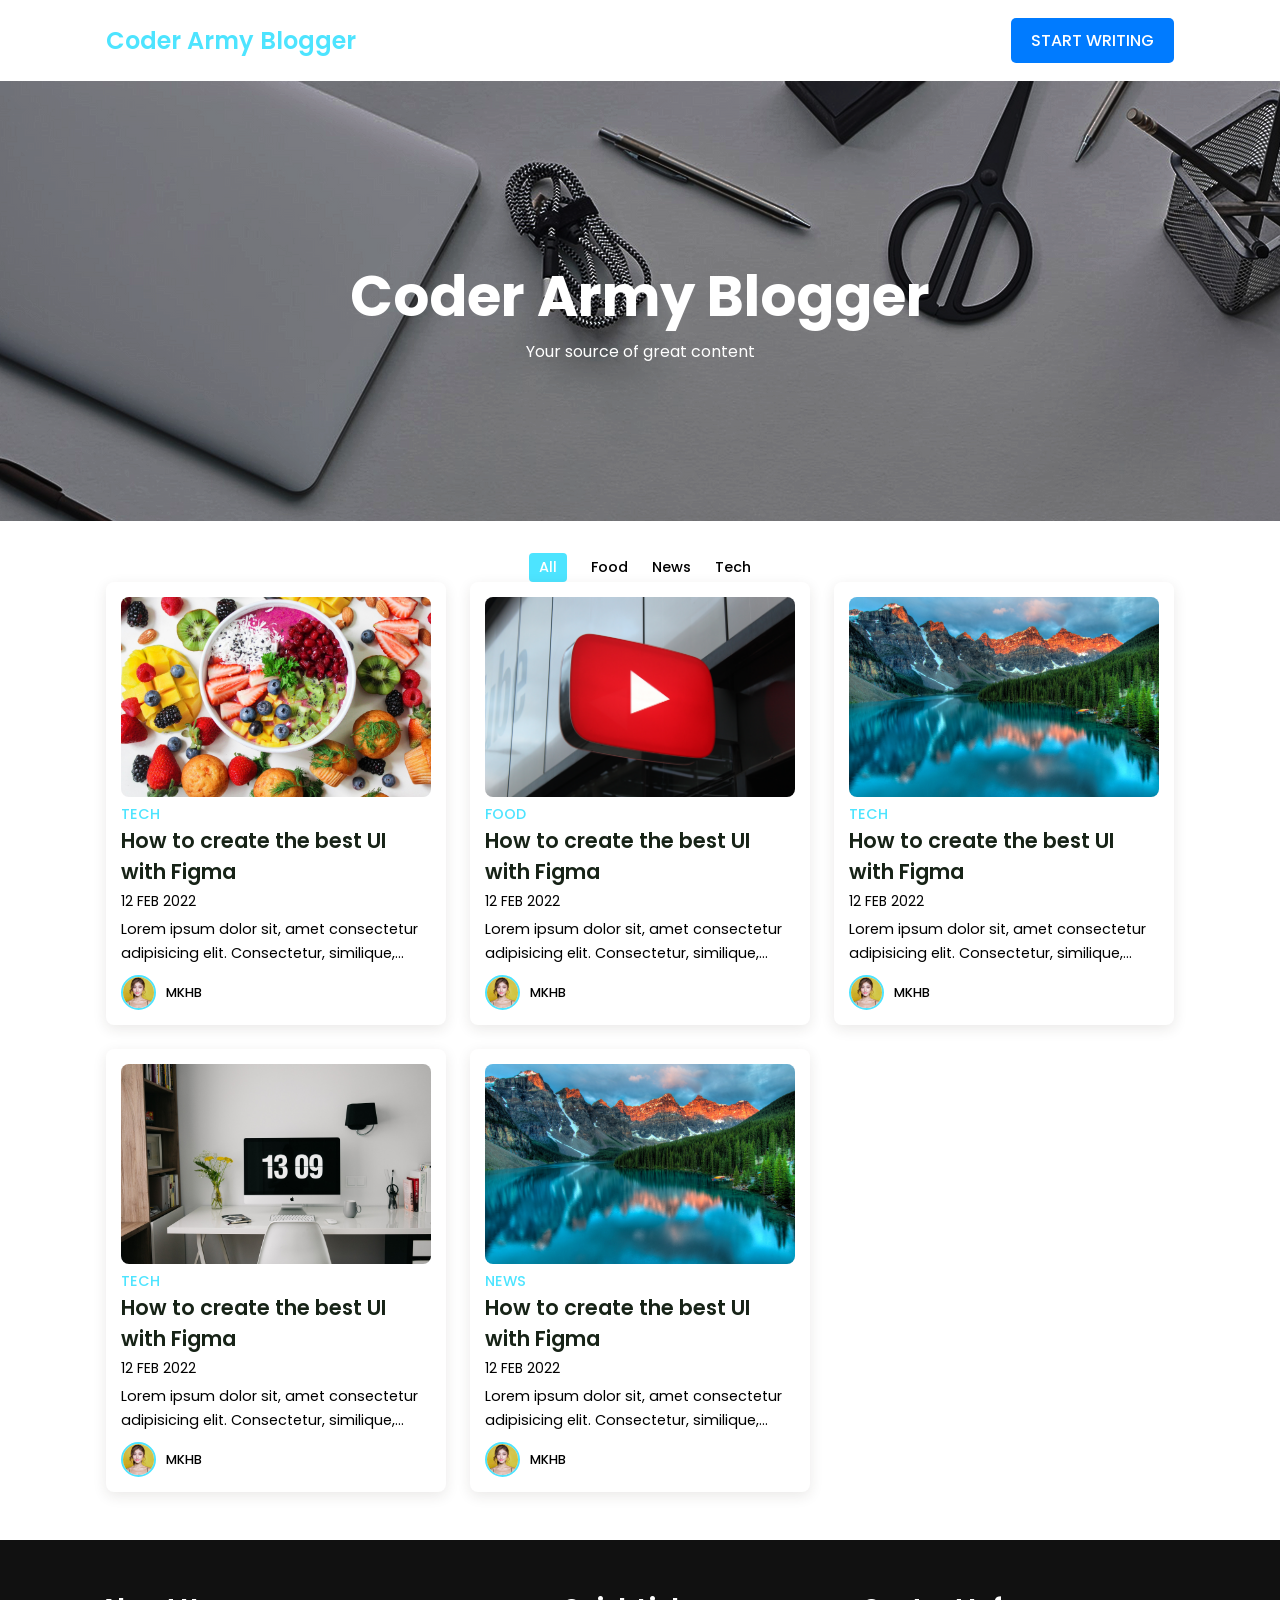
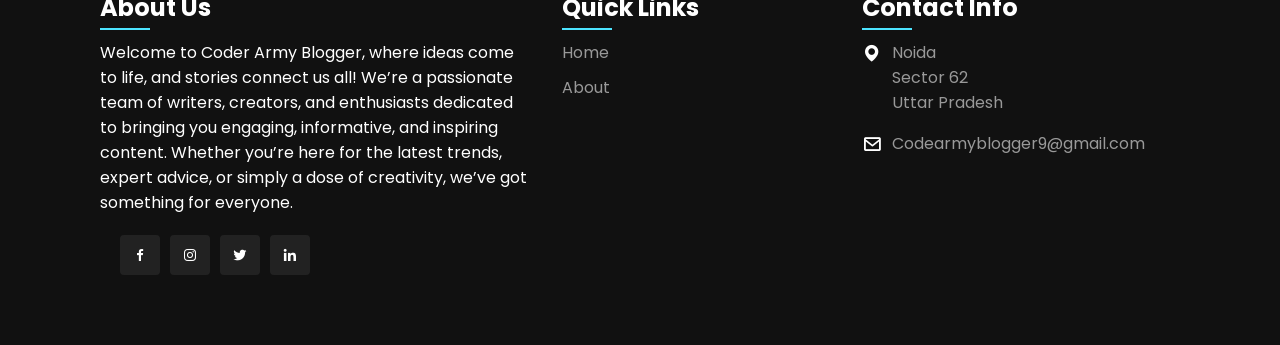
<file: index.html>
<!DOCTYPE html>
<html lang="en">
<head>
    <meta charset="UTF-8">
    <meta http-equiv="X-UA-Compatible" content="IE=edge">
    <meta name="viewport" content="width=device-width, initial-scale=1.0">
    <title>Trend Blogger</title>
    <link href='https://unpkg.com/boxicons@2.1.4/css/boxicons.min.css' rel='stylesheet'>
    <link rel="stylesheet" href="style.css">
</head>
<body>
    <header>
        <div class="nav container">
            <a href="#" class="logo"> <span>Coder Army Blogger</span></a>
            <a href="#" class="login" id="startWriting">Start Writing</a>

            <div id="overlay"></div>
            <div id="loginDialog">
                <h3>Login</h3>
                <input type="text" id="username" placeholder="use admin">
                <input type="password" id="password" placeholder="use admin">
                <button id="loginBtn">Login</button>
                <button id="cancelBtn">Cancel</button>
            </div>
        </div>
    </header>

    <section class="home" id="home">
        <div class="home-text container">
            <h2 class="home-title">Coder Army Blogger</h2>
            <span class="home-subtitle">Your source of great content</span>
        </div>
    </section>

  

    <div class="post-filter container">
        <span class="filter-item active-filter" data-filter="all">All</span>
        <span class="filter-item" data-filter="food">Food</span>
        <span class="filter-item" data-filter="news">News</span>
        <span class="filter-item" data-filter="tech">Tech</span>

    </div>


    
    <div class="post container"  id="postContainer1">
        <script>
            const savedData = JSON.parse(localStorage.getItem('savedData')) || [];
        
            console.log('Retrieved Saved Data:', savedData);
        
            const postContainer1 = document.getElementById('postContainer1');
        
            savedData.sort((a, b) => new Date(b.timestamp) - new Date(a.timestamp));
        
            // Dynamically render posts
            savedData.forEach(item => {
                const container = document.createElement('div');
                container.classList.add('post-box', 'tech'); // Add static classes dynamically
        
                container.innerHTML = `
                    <img src="${item.image}" alt="${item.title}" class="post-img">
                    <h2 class="category">${item.tags}</h2>
                    <a href="post-details.html?title=${encodeURIComponent(item.title)}&content=${encodeURIComponent(item.content)}&tags=${encodeURIComponent(item.tags)}&date=${encodeURIComponent(item.timestamp)}" class="post-title">${item.title}</a>
                    <span class="post-date">${new Date(item.timestamp).toLocaleDateString()}</span>
                    <p class="post-description">${item.content}</p>
                    <div class="profile"></div>

                `;
        
                postContainer1.appendChild(container);
            });
        </script>
        
        
        <!-- Post 2 -->
      
      
      
      
        <div class="post-box food">
            <img src="images/img2.jpg" alt="" class="post-img">
            <h2 class="category">Tech</h2>
            <a href="#" class="post-title">How to create the best UI with Figma</a>
            <span class="post-date">12 Feb 2022</span>
            <p class="post-description">Lorem ipsum dolor sit, amet consectetur adipisicing elit. Consectetur, similique, rerum excepturi harum, vitae facilis corrupti vel modi debitis est perferendis aut quasi ea unde repudiandae iste architecto. Corporis, voluptates.</p>
            <div class="profile">
                <img src="images/testi1.jpg" alt="" class="profile-img">
                <span class="profile-name">MKHB</span>
            </div>
        </div>
        <!-- Post 3 -->
        <div class="post-box food">
            <img src="images/img3.jpg" alt="" class="post-img">
            <h2 class="category">Food</h2>
            <a href="#" class="post-title">How to create the best UI with Figma</a>
            <span class="post-date">12 Feb 2022</span>
            <p class="post-description">Lorem ipsum dolor sit, amet consectetur adipisicing elit. Consectetur, similique, rerum excepturi harum, vitae facilis corrupti vel modi debitis est perferendis aut quasi ea unde repudiandae iste architecto. Corporis, voluptates.</p>
            <div class="profile">
                <img src="images/testi1.jpg" alt="" class="profile-img">
                <span class="profile-name">MKHB</span>
            </div>
        </div>
        <!-- Post 4 -->
        <div class="post-box news">
            <img src="images/img4.jpg" alt="" class="post-img">
            <h2 class="category">Tech</h2>
            <a href="#" class="post-title">How to create the best UI with Figma</a>
            <span class="post-date">12 Feb 2022</span>
            <p class="post-description">Lorem ipsum dolor sit, amet consectetur adipisicing elit. Consectetur, similique, rerum excepturi harum, vitae facilis corrupti vel modi debitis est perferendis aut quasi ea unde repudiandae iste architecto. Corporis, voluptates.</p>
            <div class="profile">
                <img src="images/testi1.jpg" alt="" class="profile-img">
                <span class="profile-name">MKHB</span>
            </div>
        </div>
        <!-- Post 5 -->
        <div class="post-box tech">
            <img src="images/img5.jpg" alt="" class="post-img">
            <h2 class="category">Tech</h2>
            <a href="#" class="post-title">How to create the best UI with Figma</a>
            <span class="post-date">12 Feb 2022</span>
            <p class="post-description">Lorem ipsum dolor sit, amet consectetur adipisicing elit. Consectetur, similique, rerum excepturi harum, vitae facilis corrupti vel modi debitis est perferendis aut quasi ea unde repudiandae iste architecto. Corporis, voluptates.</p>
            <div class="profile">
                <img src="images/testi1.jpg" alt="" class="profile-img">
                <span class="profile-name">MKHB</span>
            </div>
        </div>
        <!-- Post 6 -->
        <div class="post-box news">
            <img src="images/img4.jpg" alt="" class="post-img">
            <h2 class="category">News</h2>
            <a href="#" class="post-title">How to create the best UI with Figma</a>
            <span class="post-date">12 Feb 2022</span>
            <p class="post-description">Lorem ipsum dolor sit, amet consectetur adipisicing elit. Consectetur, similique, rerum excepturi harum, vitae facilis corrupti vel modi debitis est perferendis aut quasi ea unde repudiandae iste architecto. Corporis, voluptates.</p>
            <div class="profile">
                <img src="images/testi1.jpg" alt="" class="profile-img">
                <span class="profile-name">MKHB</span>
            </div>
        </div>
      
   
    </div>

    <footer>
        <div class="footer-container">
            <div class="sec aboutus">
                <h2>About Us</h2>
                <p>Welcome to Coder Army Blogger, where ideas come to life, and stories connect us all!

                    We’re a passionate team of writers, creators, and enthusiasts dedicated to bringing you engaging, informative, and inspiring content. Whether you’re here for the latest trends, expert advice, or simply a dose of creativity, we’ve got something for everyone.</p>
                <ul class="sci">
                    <li><a href="#"><i class="bx bxl-facebook"></i></a></li>
                    <li><a href="#"><i class="bx bxl-instagram"></i></a></li>
                    <li><a href="#"><i class="bx bxl-twitter"></i></a></li>
                    <li><a href="#"><i class="bx bxl-linkedin"></i></a></li>
                </ul>
            </div>
            <div class="sec quicklinks">
                <h2>Quick Links</h2>
                <ul>
                    <li><a href="#">Home</a></li>
                    <li><a href="#">About</a></li>
                </ul>
            </div>
            <div class="sec contactBx">
                <h2>Contact Info</h2>
                <ul class="info">
                    <li>
                        <span><i class='bx bxs-map'></i></span>
                        <span>Noida <br> Sector 62 <br> Uttar Pradesh</span>
                    </li>
                    <li>
                        <span><i class='bx bx-envelope' ></i></span>
                        <p><a href="mailto:codemyhobby9@gmail.com">Codearmyblogger9@gmail.com</a></p>
                    </li>
                </ul>
            </div>
        </div>
    </footer>

    <script src="https://cdnjs.cloudflare.com/ajax/libs/jquery/3.6.1/jquery.min.js" integrity="sha512-aVKKRRi/Q/YV+4mjoKBsE4x3H+BkegoM/em46NNlCqNTmUYADjBbeNefNxYV7giUp0VxICtqdrbqU7iVaeZNXA==" crossorigin="anonymous" referrerpolicy="no-referrer"></script>
    <script src="main.js"></script>
</body>
</html>
</file>
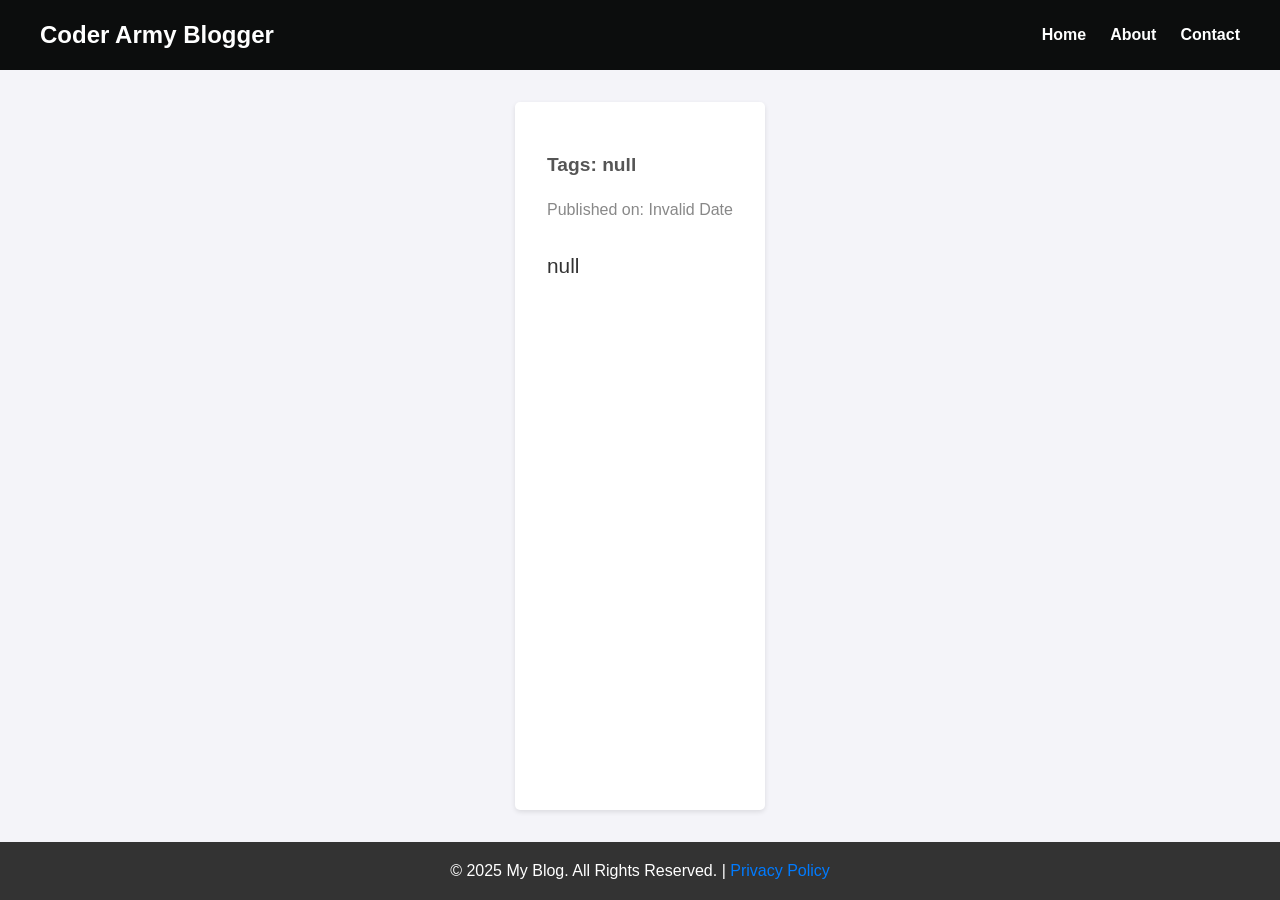
<file: post-details.html>
<!DOCTYPE html>
<html lang="en">
<head>
    <meta charset="UTF-8">
    <meta name="viewport" content="width=device-width, initial-scale=1.0">
    <title>Post Details</title>
    <style>
        /* General Styles */
        * {
            margin: 0;
            padding: 0;
            box-sizing: border-box;
        }

        body {
            font-family: Arial, sans-serif;
            line-height: 1.6;
            background-color: #f4f4f9;
            color: #333;
            display: flex;
            flex-direction: column;
            min-height: 100vh;
        }

        a {
            text-decoration: none;
            color: #007BFF;
        }

        a:hover {
            text-decoration: underline;
        }

        /* Navigation Bar */
        nav {
            background-color: #0c0d0d;
            color: white;
            padding: 1rem;
        }

        nav .container {
            display: flex;
            justify-content: space-between;
            align-items: center;
            max-width: 1200px;
            margin: 0 auto;
        }

        nav .logo {
            font-size: 1.5rem;
            font-weight: bold;
        }

        nav .nav-links {
            list-style: none;
            display: flex;
            gap: 1.5rem;
        }

        nav .nav-links li {
            display: inline;
        }

        nav .nav-links a {
            color: white;
            font-weight: bold;
        }

        /* Main Content */
        .post-details {
            flex: 1; /* Ensures this section expands to fill available space */
            max-width: 1000px; /* Increased width */
            margin: 2rem auto;
            padding: 2rem;
            background: white;
            box-shadow: 0 2px 5px rgba(0, 0, 0, 0.1);
            border-radius: 5px;
        }

        .post-title {
            font-size: 2.5rem;
            margin-bottom: 1rem;
        }

        .post-tags {
            color: #555;
            margin-bottom: 1rem;
            font-size: 1.2rem;
        }

        .post-date {
            font-size: 1rem;
            color: #888;
            margin-bottom: 1.5rem;
        }

        .post-content {
            font-size: 1.3rem;
            color: #333;
            line-height: 1.8;
        }

        /* Footer */
        footer {
            background-color: #333;
            color: white;
            padding: 1rem;
            text-align: center;
        }

        footer a {
            color: #007BFF;
        }
    </style>
</head>
<body>
    <!-- Navigation Bar -->
    <nav>
        <div class="container">
            <div class="logo">Coder Army Blogger</div>
            <ul class="nav-links">
                <li><a href="index.html">Home</a></li>
                <li><a href="about.html">About</a></li>
                <li><a href="contact.html">Contact</a></li>
            </ul>
        </div>
    </nav>

    <!-- Post Details Section -->
    <div class="post-details">
        <h1 id="postTitle" class="post-title"></h1>
        <h3 id="postTags" class="post-tags"></h3>
        <p id="postDate" class="post-date"></p>
        <p id="postContent" class="post-content"></p>
    </div>

    <!-- Footer -->
    <footer>
        <p>&copy; 2025 My Blog. All Rights Reserved. | <a href="privacy.html">Privacy Policy</a></p>
    </footer>

    <script>
        // Retrieve data from the URL
        const urlParams = new URLSearchParams(window.location.search);
        const title = urlParams.get('title');
        const content = urlParams.get('content');
        const tags = urlParams.get('tags');
        const date = urlParams.get('date');

        // Populate the page with data
        document.getElementById('postTitle').textContent = title;
        document.getElementById('postContent').textContent = decodeURIComponent(content);
        document.getElementById('postTags').textContent = `Tags: ${decodeURIComponent(tags)}`;
        document.getElementById('postDate').textContent = `Published on: ${new Date(decodeURIComponent(date)).toLocaleDateString()}`;
    </script>
</body>
</html>
</file>
<file: style.css>
@import url('https://fonts.googleapis.com/css2?family=Poppins:ital,wght@0,600;0,700;1,400&display=swap');
*{
    font-family: 'Poppins', sans-serif;
    margin: 0;
    padding: 0;
    scroll-behavior: smooth;
    scroll-padding-top: 2rem;
    box-sizing: border-box;
}

/* root values */
:root{
    --container-color: #1a1e21;
    --second-color: rgba(77, 228, 255);
    --text-color: #172317;
    --bg-color: #fff;
}

::selection{
    color: var(--bg-color);
    background: var(--second-color);
}

a{
    text-decoration: none;
}

li{
    list-style: none;
}

img{
    width: 100%;
}

section{
    padding: 3rem 0 2rem;
}

.container{
    max-width: 1068px;
    margin: auto;
    width: 100%;
}

a{
    color: #fff;
}

/* Header */
header{
    position: relative; /* Changed from fixed */
    top: 0;
    left: 0;
    width: 100%;
    z-index: 200;
}

header.shadow{
    background: var(--bg-color);
    box-shadow: 0 1px 4px hsl(0 4% 14% / 10%);
    transition: .5s;
}

header.shadow .logo{
    color: var(--text-color);
}

.nav{
    display: flex;
    align-items: center;
    justify-content: space-between;
    padding: 18px 0;
}

.logo{
    font-size: 1.5rem;
    font-weight: 600;
    color: var(--bg-color);
}

.logo span{
    color: var(--second-color);
}

.login{
    padding: 8px 14px;
    text-transform: uppercase;
    font-weight: 500;
    border-radius: 4px;
    background: var(--second-color);
    color: var(--bg-color);
}

.login:hover{
    background: hsl(199, 98%, 56%);
    transition: .5s;
}

.home{
    width: 100%;
    min-height: 440px;
    background: url("images/banner2.png");
    display: grid;
    justify-content: center;
    align-items: center;
}

.home-text{
    color: var(--bg-color);
    text-align: center;
}

.home-title{
    font-size: 3.5rem;
}

.home-subtitle{
    font-size: 1rem;
    font-weight: 400;
}

.about{
    position: relative;
    width: 100%;
    display: flex !important;
    justify-content: center;
    align-items: center;
}

.about .contentBx{
    max-width: 50%;
    width: 50%;
    text-align: left;
    padding-right: 40px;
}

.titleText{
    font-weight: 600;
    color: #111;
    font-size: 2rem;
    margin-bottom: 10px;
}

.title-text{
    color: #111;
    font-size: 1em;
}

.about .imgBx{
    position: relative;
    min-width: 50%;
    width: 50%;
    min-height: 500px;
}

.btn2{
    position: relative;
    display: inline-block;
    margin-top: 30px;
    padding: 10px 30px;
    background: #fff;
    border: .8px solid #111;
    color: #333;
    text-decoration: none;
    transition: 0.5s;
}

.btn2:hover{
    background-color: var(--second-color);
    border: none;
    color: #fff;
}

.post-filter{
    display: flex;
    justify-content: center;
    align-items: center;
    column-gap: 1.5rem;
    margin-top: 2rem !important;
}

.filter-item{
    font-size: 0.9rem;
    font-weight: 500;
    cursor: pointer;
}

.active-filter{
    background: var(--second-color);
    color: var(--bg-color);
    padding: 4px 10px;
    border-radius: 4px;
}

.post{
    display: grid;
    grid-template-columns: repeat(auto-fit, minmax(280px, auto));
    justify-content: center;
    gap: 1.5rem;
}

.post-box{
    background: var(--bg-color);
    box-shadow: 0 4px 14px hsl(35deg 25% 15% / 10%);
    padding: 15px;
    border-radius: 0.5rem;
}

.post-img{
    width: 100%;
    height: 200px;
    object-fit: cover;
    object-position: center;
    border-radius: 0.5rem;
}

.category{
    font-size: 0.9rem;
    font-weight: 500;
    text-transform: uppercase;
    color: var(--second-color);
}

.post-title{
    font-size: 1.3rem;
    font-weight: 600;
    color: var(--text-color);
    display: -webkit-box;
    -webkit-line-clamp: 2;
    -webkit-box-orient: vertical;
    overflow: hidden;
}

.post-date{
    display: flex;
    font-size: 0.875rem;
    text-transform: uppercase;
    margin-top: 4px;
    font-weight: 400;
}

.post-description{
    font-size: 0.9rem;
    line-height: 1.5rem;
    margin: 5px 0 10px;
    display: -webkit-box;
    -webkit-line-clamp: 2;
    -webkit-box-orient: vertical;
    overflow: hidden;
}

.profile{
    display: flex;
    align-items: center;
    gap: 10px;
}

.profile-img{
    width: 35px;
    height: 35px;
    border-radius: 50%;
    object-fit: cover;
    object-position: center;
    border: 2px solid var(--second-color);
}

.profile-name{
    font-size: .8rem;
    font-weight: 500;
}

footer{
    position: relative;
    width: 100%;
    height: auto;
    padding: 50px 100px;
    margin-top: 3rem;
    background: #111;
    display: flex;
    font-family: sans-serif;
    justify-content: space-between;
}

.footer-container{
    display: flex;
    justify-content: space-between;
    flex-wrap: wrap;
    flex-direction: row;
}

.footer-container .sec{
    margin-right: 30px;
}

.footer-container .sec.aboutus{
    width: 40%;
}

.footer-container h2{
    position: relative;
    color: #fff;
    margin-bottom: 15px;
}

.footer-container h2::before{
    content: '';
    position: absolute;
    bottom: -5px;
    left: 0;
    width: 50px;
    height: 2px;
    background: rgb(77, 228, 255);
}

footer p{
    color: #fff;
}

.sci{
    margin: 20px;
    display: flex;
}

.sci li{
    list-style: none;
}

.sci li a{
    display: inline-block;
    width: 40px;
    height: 40px;
    background: #222;
    display: flex;
    justify-content: center;
    align-items: center;
    margin-right: 10px;
    text-decoration: none;
    border-radius: 4px;
    transition: .5s;
}

.sci li a:hover{
    background: rgb(77, 228, 255);
}

.sci i a .bx{
    color: #fff;
    font-size: 20px;
}

.quicklinks{
    position: relative;
    width: 25%;
}

.quicklinks ul li{
    list-style: none;
}

.quicklinks ul li a{
    color: #999;
    text-decoration: none;
    margin-bottom: 10px;
    display: inline-block;
    transition: .3s;
}

.quicklinks ul li a:hover{
    color: #fff;
}

.footer-container .contactBx{
    width: calc(35% - 60px);
    margin-right: 0 !important;
}

.contactBx .info{
    position: relative;
}

.contactBx .info li{
    display: flex !important;
    margin-bottom: 16px;
}

.contactBx .info li span:nth-child(1){
    color: #fff;
    font-size: 20px;
    margin-right: 10px;
}

.contactBx .info li span{
    color: #999;
}

.contactBx .info li a{
    color: #999;
    text-decoration: none;
    transition: .5s;
}

.contactBx .info li a:hover{
    color: #fff;
}

@media (max-width: 1060px){
    .container{
        margin: 0 auto;
        width: 95%;
    }

    .home-text{
        width: 100%
    }
}

@media (max-width: 768px){
    .nav{
        padding: 10px 0;
    }

    section{
        padding: 2rem 0 !important;
    }

    .header-content{
        margin-top: 3rem !important;
    }

    .home{
        min-height: 380px;
    }

    .home-title{
        font-size: 3rem;
    }

    .header-title{
        font-size: 2rem;
    }

    .header-img{
        height: 370px;
    }

    .about{
        flex-direction: column;
    }

    .about .contentBx{
        min-width: 100%;
        width: 100%;
        text-align: center;
        padding-right: 0px;
    }

    .about .contentBx,
    .about .imgBx{
        min-width: 100%;
        width: 100%;
        padding-right: 0px;
        text-align: center;
    }

    .about .imgBx{
        min-height: 250px;
    }

    .btn2{
        margin-bottom: 30px;
    }

    .post-header{
        height: 435px;
    }

    .post-header{
        margin-top: 9rem !important;
    }
}

@media (max-width: 570px){
    .post-header{
        height: 390px;
    }

    .header-title{
        width: 100%;
    }

    .header-img{
        height: 340px;
    }
}

@media (max-width: 396px){
    .home-title{
        font-size: 2rem;
    }

    .home-subtitle{
        font-size: 0.9rem;
    }

    .home{
        min-height: 300px;
    }

    .post-box{
        padding: 10px;
    }

    .header-title{
        font-size: 1.4rem;
    }

    .header-img{
        height: 240px;
    }

    .post-header{
        height: 335px;
    }

    .header-img{
        height: 340px;
    }
}

/* Footer Media Query */
@media (max-width: 991px){
    footer{
        padding: 40px;
        font-size: 20px;
    }

    footer .footer-container{
        flex-direction: column;
    }

    footer .footer-container .sec{
        margin-right: 0;
        margin-bottom: 40px;
    }

    footer .footer-container .sec.aboutus{
        width: 100% !important;
    }

    footer .footer-container .quicklinks{
        width: 100%;
    }

    footer .footer-container .contactBx{
        width: 100%;
    }
}


a.login {
    display: inline-block;
    padding: 10px 20px;
    background-color: #007BFF;
    color: white;
    text-decoration: none;
    border-radius: 5px;
    cursor: pointer;
}
a.login:hover {
    background-color: #0056b3;
}
/* Dialog styles */
#loginDialog {
    display: none;
    position: fixed;
    top: 50%;
    left: 50%;
    transform: translate(-50%, -50%);
    background: white;
    padding: 20px;
    box-shadow: 0 4px 8px rgba(0, 0, 0, 0.2);
    border-radius: 10px;
    z-index: 1000;
}
#loginDialog input {
    display: block;
    margin: 10px 0;
    width: 100%;
    padding: 10px;
    border: 1px solid #ccc;
    border-radius: 5px;
}
#loginDialog button {
    padding: 10px 15px;
    background-color: #007BFF;
    color: white;
    border: none;
    border-radius: 5px;
    cursor: pointer;
}
#loginDialog button:hover {
    background-color: #0056b3;
}
#overlay {
    display: none;
    position: fixed;
    top: 0;
    left: 0;
    width: 100%;
    height: 100%;
    background: rgba(0, 0, 0, 0.5);
    z-index: 999;
}
</file>
